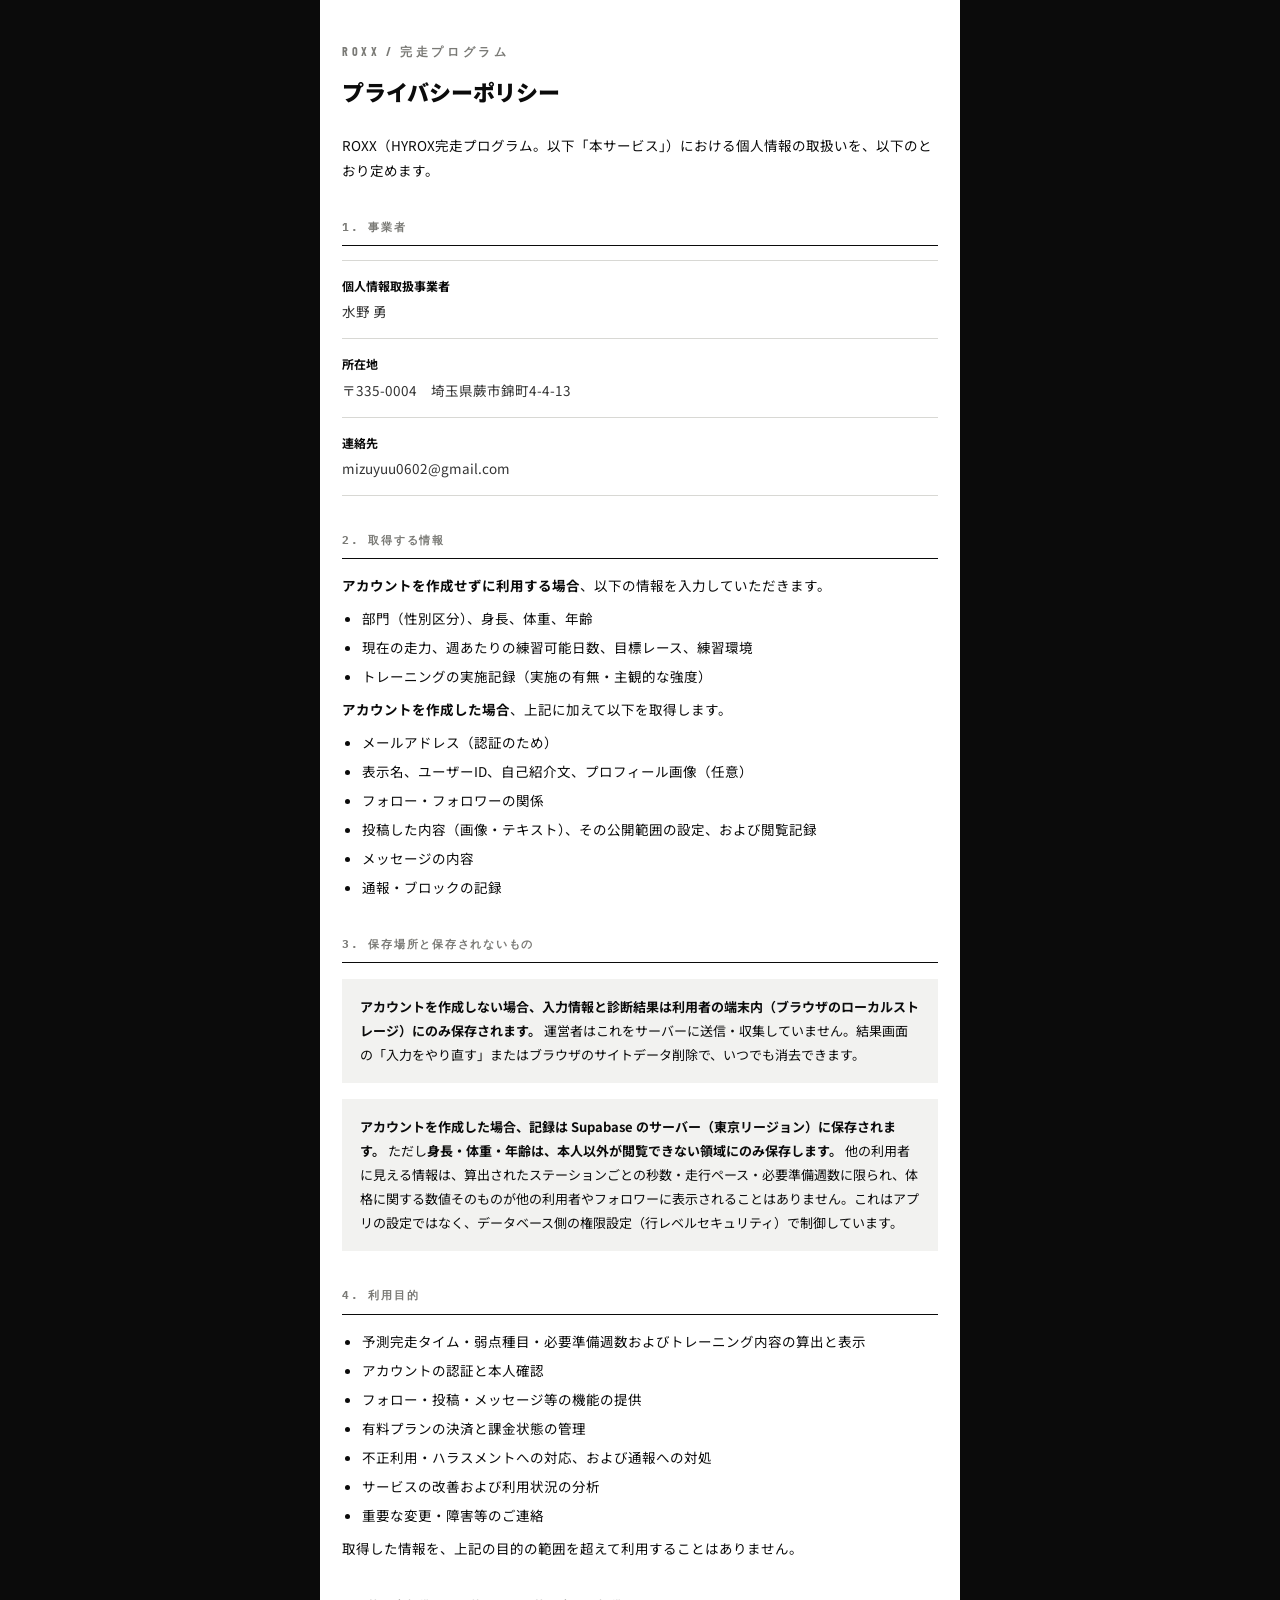
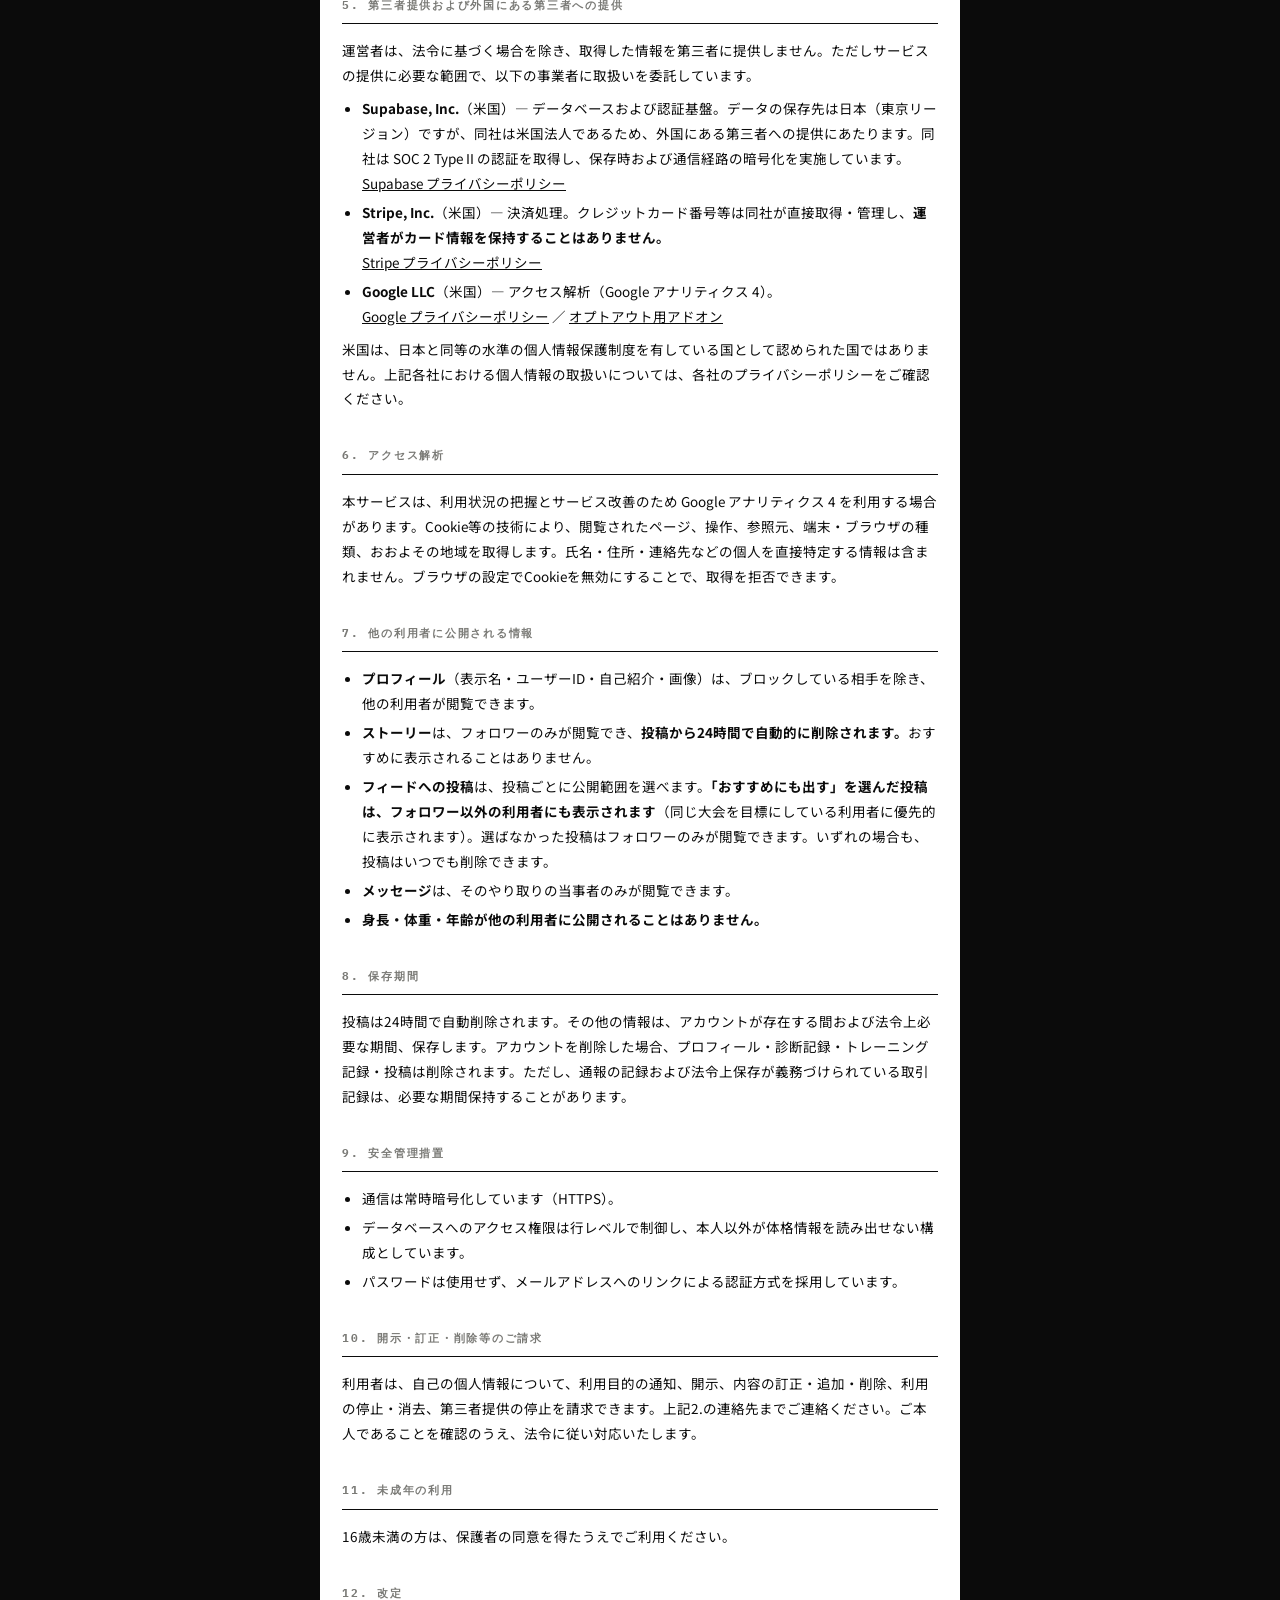
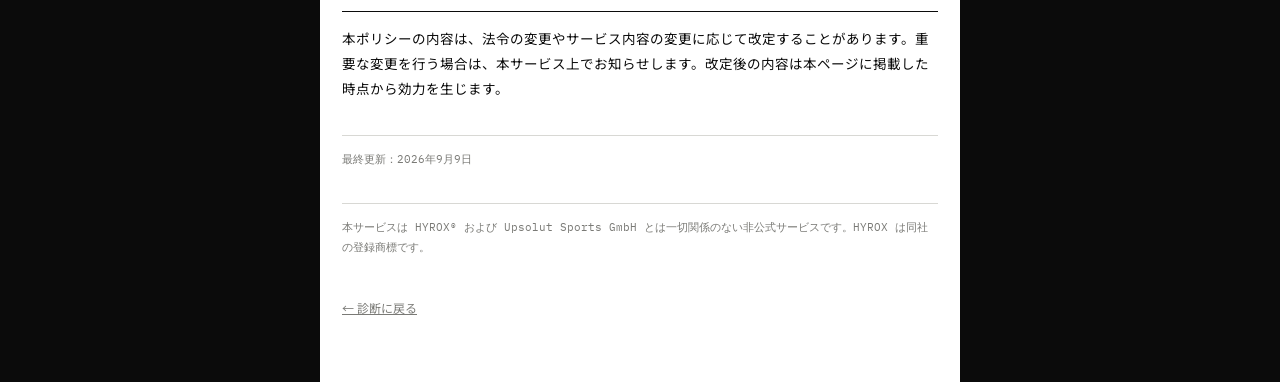
<file: legal/privacy.html>
<!DOCTYPE html>
<html lang="ja">
<head>
<meta charset="utf-8">
<meta name="viewport" content="width=device-width, initial-scale=1, viewport-fit=cover">
<title>プライバシーポリシー — ROXX</title>
<meta name="theme-color" content="#0B0B0B">
<link rel="preconnect" href="https://fonts.googleapis.com">
<link rel="preconnect" href="https://fonts.gstatic.com" crossorigin>
<link href="https://fonts.googleapis.com/css2?family=Barlow+Condensed:wght@700&family=IBM+Plex+Mono:wght@400;500&family=Noto+Sans+JP:wght@400;500;700;900&display=swap" rel="stylesheet">
<link rel="stylesheet" href="./style.css">
</head>
<body>
<main>
<span class="mark">ROXX / 完走プログラム</span>
<h1>プライバシーポリシー</h1>
<p>ROXX（HYROX完走プログラム。以下「本サービス」）における個人情報の取扱いを、以下のとおり定めます。</p>

<h2>1. 事業者</h2>
<dl>
<dt>個人情報取扱事業者</dt><dd>水野 勇</dd>
<dt>所在地</dt><dd>〒335-0004　埼玉県蕨市錦町4-4-13</dd>
<dt>連絡先</dt><dd>mizuyuu0602@gmail.com</dd>
</dl>

<h2>2. 取得する情報</h2>
<p><b>アカウントを作成せずに利用する場合</b>、以下の情報を入力していただきます。</p>
<ul>
<li>部門（性別区分）、身長、体重、年齢</li>
<li>現在の走力、週あたりの練習可能日数、目標レース、練習環境</li>
<li>トレーニングの実施記録（実施の有無・主観的な強度）</li>
</ul>
<p><b>アカウントを作成した場合</b>、上記に加えて以下を取得します。</p>
<ul>
<li>メールアドレス（認証のため）</li>
<li>表示名、ユーザーID、自己紹介文、プロフィール画像（任意）</li>
<li>フォロー・フォロワーの関係</li>
<li>投稿した内容（画像・テキスト）、その公開範囲の設定、および閲覧記録</li>
<li>メッセージの内容</li>
<li>通報・ブロックの記録</li>
</ul>

<h2>3. 保存場所と保存されないもの</h2>
<div class="note">
<b>アカウントを作成しない場合、入力情報と診断結果は利用者の端末内（ブラウザのローカルストレージ）にのみ保存されます。</b>
運営者はこれをサーバーに送信・収集していません。結果画面の「入力をやり直す」またはブラウザのサイトデータ削除で、いつでも消去できます。
</div>
<div class="note">
<b>アカウントを作成した場合、記録は Supabase のサーバー（東京リージョン）に保存されます。</b>
ただし<b>身長・体重・年齢は、本人以外が閲覧できない領域にのみ保存します。</b>
他の利用者に見える情報は、算出されたステーションごとの秒数・走行ペース・必要準備週数に限られ、体格に関する数値そのものが他の利用者やフォロワーに表示されることはありません。これはアプリの設定ではなく、データベース側の権限設定（行レベルセキュリティ）で制御しています。
</div>

<h2>4. 利用目的</h2>
<ul>
<li>予測完走タイム・弱点種目・必要準備週数およびトレーニング内容の算出と表示</li>
<li>アカウントの認証と本人確認</li>
<li>フォロー・投稿・メッセージ等の機能の提供</li>
<li>有料プランの決済と課金状態の管理</li>
<li>不正利用・ハラスメントへの対応、および通報への対処</li>
<li>サービスの改善および利用状況の分析</li>
<li>重要な変更・障害等のご連絡</li>
</ul>
<p>取得した情報を、上記の目的の範囲を超えて利用することはありません。</p>

<h2>5. 第三者提供および外国にある第三者への提供</h2>
<p>運営者は、法令に基づく場合を除き、取得した情報を第三者に提供しません。ただしサービスの提供に必要な範囲で、以下の事業者に取扱いを委託しています。</p>
<ul>
<li><b>Supabase, Inc.</b>（米国）— データベースおよび認証基盤。データの保存先は日本（東京リージョン）ですが、同社は米国法人であるため、外国にある第三者への提供にあたります。同社は SOC 2 Type II の認証を取得し、保存時および通信経路の暗号化を実施しています。<br><a href="https://supabase.com/privacy" target="_blank" rel="noopener noreferrer">Supabase プライバシーポリシー</a></li>
<li><b>Stripe, Inc.</b>（米国）— 決済処理。クレジットカード番号等は同社が直接取得・管理し、<b>運営者がカード情報を保持することはありません。</b><br><a href="https://stripe.com/jp/privacy" target="_blank" rel="noopener noreferrer">Stripe プライバシーポリシー</a></li>
<li><b>Google LLC</b>（米国）— アクセス解析（Google アナリティクス 4）。<br><a href="https://policies.google.com/privacy?hl=ja" target="_blank" rel="noopener noreferrer">Google プライバシーポリシー</a> ／ <a href="https://tools.google.com/dlpage/gaoptout?hl=ja" target="_blank" rel="noopener noreferrer">オプトアウト用アドオン</a></li>
</ul>
<p>米国は、日本と同等の水準の個人情報保護制度を有している国として認められた国ではありません。上記各社における個人情報の取扱いについては、各社のプライバシーポリシーをご確認ください。</p>

<h2>6. アクセス解析</h2>
<p>本サービスは、利用状況の把握とサービス改善のため Google アナリティクス 4 を利用する場合があります。Cookie等の技術により、閲覧されたページ、操作、参照元、端末・ブラウザの種類、おおよその地域を取得します。氏名・住所・連絡先などの個人を直接特定する情報は含まれません。ブラウザの設定でCookieを無効にすることで、取得を拒否できます。</p>

<h2>7. 他の利用者に公開される情報</h2>
<ul>
<li><b>プロフィール</b>（表示名・ユーザーID・自己紹介・画像）は、ブロックしている相手を除き、他の利用者が閲覧できます。</li>
<li><b>ストーリー</b>は、フォロワーのみが閲覧でき、<b>投稿から24時間で自動的に削除されます。</b>おすすめに表示されることはありません。</li>
<li><b>フィードへの投稿</b>は、投稿ごとに公開範囲を選べます。<b>「おすすめにも出す」を選んだ投稿は、フォロワー以外の利用者にも表示されます</b>（同じ大会を目標にしている利用者に優先的に表示されます）。選ばなかった投稿はフォロワーのみが閲覧できます。いずれの場合も、投稿はいつでも削除できます。</li>
<li><b>メッセージ</b>は、そのやり取りの当事者のみが閲覧できます。</li>
<li><b>身長・体重・年齢が他の利用者に公開されることはありません。</b></li>
</ul>

<h2>8. 保存期間</h2>
<p>投稿は24時間で自動削除されます。その他の情報は、アカウントが存在する間および法令上必要な期間、保存します。アカウントを削除した場合、プロフィール・診断記録・トレーニング記録・投稿は削除されます。ただし、通報の記録および法令上保存が義務づけられている取引記録は、必要な期間保持することがあります。</p>

<h2>9. 安全管理措置</h2>
<ul>
<li>通信は常時暗号化しています（HTTPS）。</li>
<li>データベースへのアクセス権限は行レベルで制御し、本人以外が体格情報を読み出せない構成としています。</li>
<li>パスワードは使用せず、メールアドレスへのリンクによる認証方式を採用しています。</li>
</ul>

<h2>10. 開示・訂正・削除等のご請求</h2>
<p>利用者は、自己の個人情報について、利用目的の通知、開示、内容の訂正・追加・削除、利用の停止・消去、第三者提供の停止を請求できます。上記2.の連絡先までご連絡ください。ご本人であることを確認のうえ、法令に従い対応いたします。</p>

<h2>11. 未成年の利用</h2>
<p>16歳未満の方は、保護者の同意を得たうえでご利用ください。</p>

<h2>12. 改定</h2>
<p>本ポリシーの内容は、法令の変更やサービス内容の変更に応じて改定することがあります。重要な変更を行う場合は、本サービス上でお知らせします。改定後の内容は本ページに掲載した時点から効力を生じます。</p>
<p class="upd">最終更新：2026年9月9日</p>
<p class="upd">本サービスは HYROX&reg; および Upsolut Sports GmbH とは一切関係のない非公式サービスです。HYROX は同社の登録商標です。</p>
<a class="back" href="../index.html">← 診断に戻る</a>
</main>
</body>
</html>
</file>
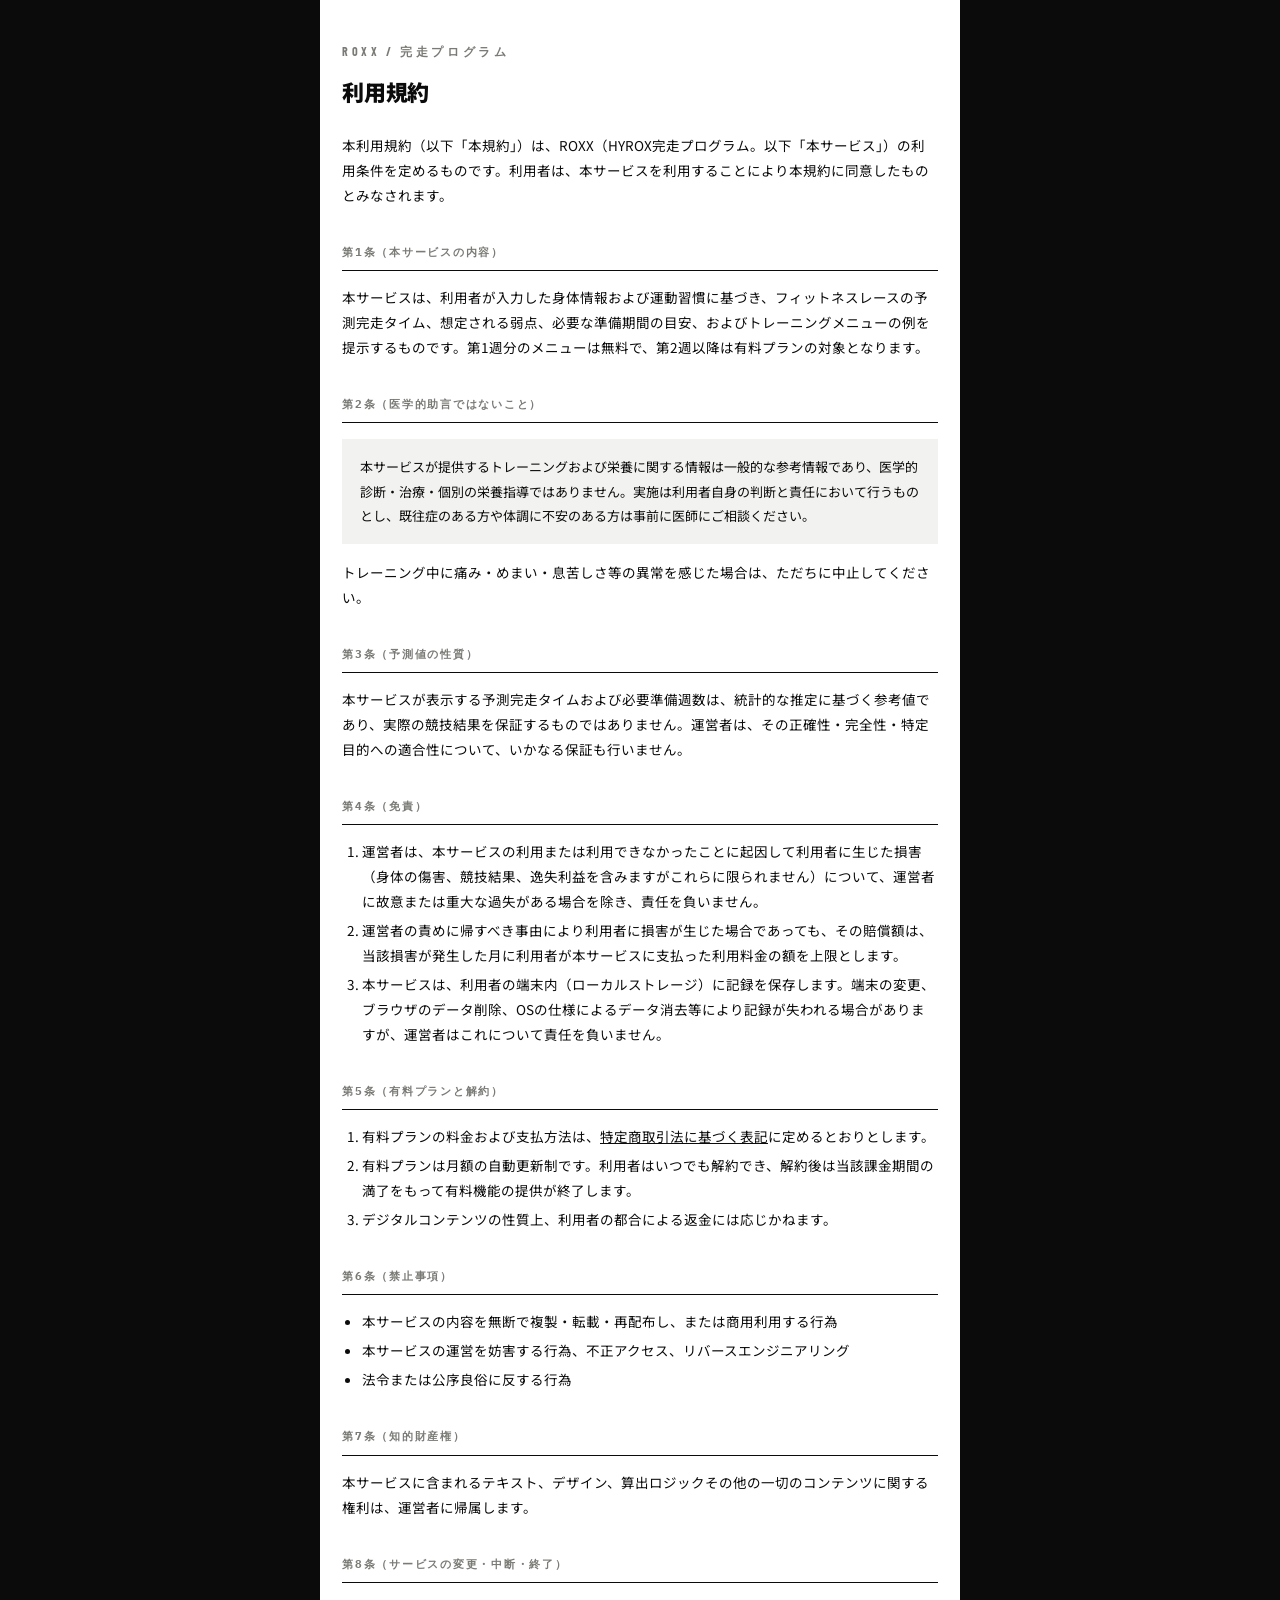
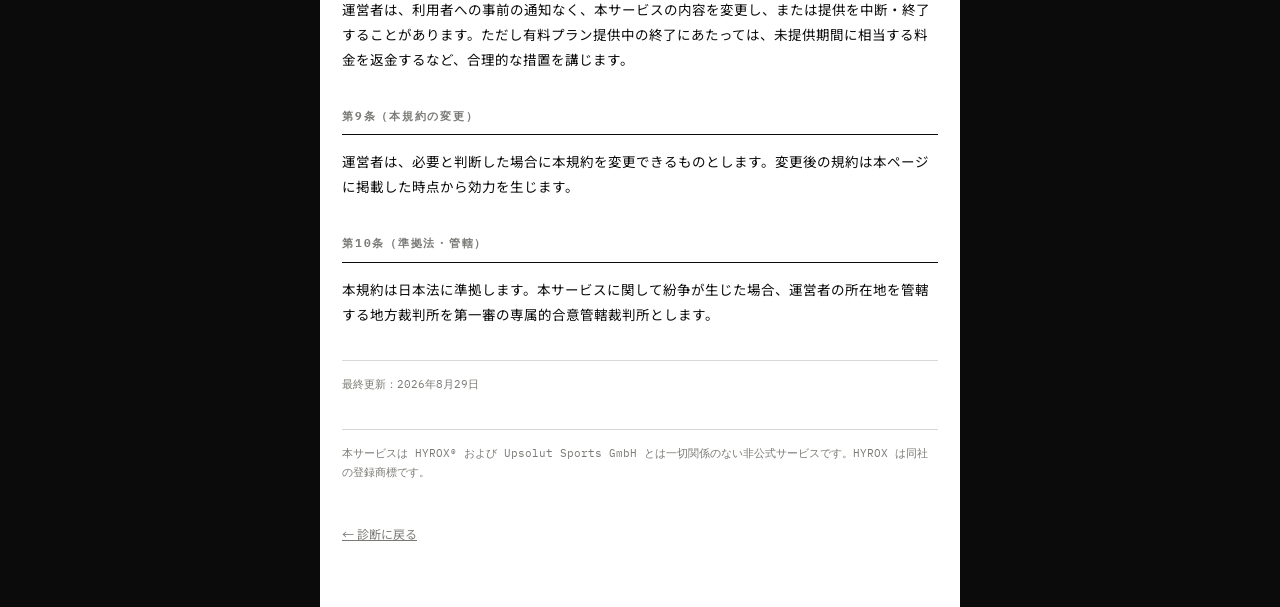
<file: legal/terms.html>
<!DOCTYPE html>
<html lang="ja">
<head>
<meta charset="utf-8">
<meta name="viewport" content="width=device-width, initial-scale=1, viewport-fit=cover">
<title>利用規約 — ROXX</title>
<meta name="theme-color" content="#0B0B0B">
<link rel="preconnect" href="https://fonts.googleapis.com">
<link rel="preconnect" href="https://fonts.gstatic.com" crossorigin>
<link href="https://fonts.googleapis.com/css2?family=Barlow+Condensed:wght@700&family=IBM+Plex+Mono:wght@400;500&family=Noto+Sans+JP:wght@400;500;700;900&display=swap" rel="stylesheet">
<link rel="stylesheet" href="./style.css">
</head>
<body>
<main>
<span class="mark">ROXX / 完走プログラム</span>
<h1>利用規約</h1>
<p>本利用規約（以下「本規約」）は、ROXX（HYROX完走プログラム。以下「本サービス」）の利用条件を定めるものです。利用者は、本サービスを利用することにより本規約に同意したものとみなされます。</p>

<h2>第1条（本サービスの内容）</h2>
<p>本サービスは、利用者が入力した身体情報および運動習慣に基づき、フィットネスレースの予測完走タイム、想定される弱点、必要な準備期間の目安、およびトレーニングメニューの例を提示するものです。第1週分のメニューは無料で、第2週以降は有料プランの対象となります。</p>

<h2>第2条（医学的助言ではないこと）</h2>
<div class="note">
本サービスが提供するトレーニングおよび栄養に関する情報は一般的な参考情報であり、医学的診断・治療・個別の栄養指導ではありません。実施は利用者自身の判断と責任において行うものとし、既往症のある方や体調に不安のある方は事前に医師にご相談ください。
</div>
<p>トレーニング中に痛み・めまい・息苦しさ等の異常を感じた場合は、ただちに中止してください。</p>

<h2>第3条（予測値の性質）</h2>
<p>本サービスが表示する予測完走タイムおよび必要準備週数は、統計的な推定に基づく参考値であり、実際の競技結果を保証するものではありません。運営者は、その正確性・完全性・特定目的への適合性について、いかなる保証も行いません。</p>

<h2>第4条（免責）</h2>
<ol>
<li>運営者は、本サービスの利用または利用できなかったことに起因して利用者に生じた損害（身体の傷害、競技結果、逸失利益を含みますがこれらに限られません）について、運営者に故意または重大な過失がある場合を除き、責任を負いません。</li>
<li>運営者の責めに帰すべき事由により利用者に損害が生じた場合であっても、その賠償額は、当該損害が発生した月に利用者が本サービスに支払った利用料金の額を上限とします。</li>
<li>本サービスは、利用者の端末内（ローカルストレージ）に記録を保存します。端末の変更、ブラウザのデータ削除、OSの仕様によるデータ消去等により記録が失われる場合がありますが、運営者はこれについて責任を負いません。</li>
</ol>

<h2>第5条（有料プランと解約）</h2>
<ol>
<li>有料プランの料金および支払方法は、<a href="./tokushoho.html">特定商取引法に基づく表記</a>に定めるとおりとします。</li>
<li>有料プランは月額の自動更新制です。利用者はいつでも解約でき、解約後は当該課金期間の満了をもって有料機能の提供が終了します。</li>
<li>デジタルコンテンツの性質上、利用者の都合による返金には応じかねます。</li>
</ol>

<h2>第6条（禁止事項）</h2>
<ul>
<li>本サービスの内容を無断で複製・転載・再配布し、または商用利用する行為</li>
<li>本サービスの運営を妨害する行為、不正アクセス、リバースエンジニアリング</li>
<li>法令または公序良俗に反する行為</li>
</ul>

<h2>第7条（知的財産権）</h2>
<p>本サービスに含まれるテキスト、デザイン、算出ロジックその他の一切のコンテンツに関する権利は、運営者に帰属します。</p>

<h2>第8条（サービスの変更・中断・終了）</h2>
<p>運営者は、利用者への事前の通知なく、本サービスの内容を変更し、または提供を中断・終了することがあります。ただし有料プラン提供中の終了にあたっては、未提供期間に相当する料金を返金するなど、合理的な措置を講じます。</p>

<h2>第9条（本規約の変更）</h2>
<p>運営者は、必要と判断した場合に本規約を変更できるものとします。変更後の規約は本ページに掲載した時点から効力を生じます。</p>

<h2>第10条（準拠法・管轄）</h2>
<p>本規約は日本法に準拠します。本サービスに関して紛争が生じた場合、運営者の所在地を管轄する地方裁判所を第一審の専属的合意管轄裁判所とします。</p>
<p class="upd">最終更新：2026年8月29日</p>
<p class="upd">本サービスは HYROX&reg; および Upsolut Sports GmbH とは一切関係のない非公式サービスです。HYROX は同社の登録商標です。</p>
<a class="back" href="../index.html">← 診断に戻る</a>
</main>
</body>
</html>
</file>
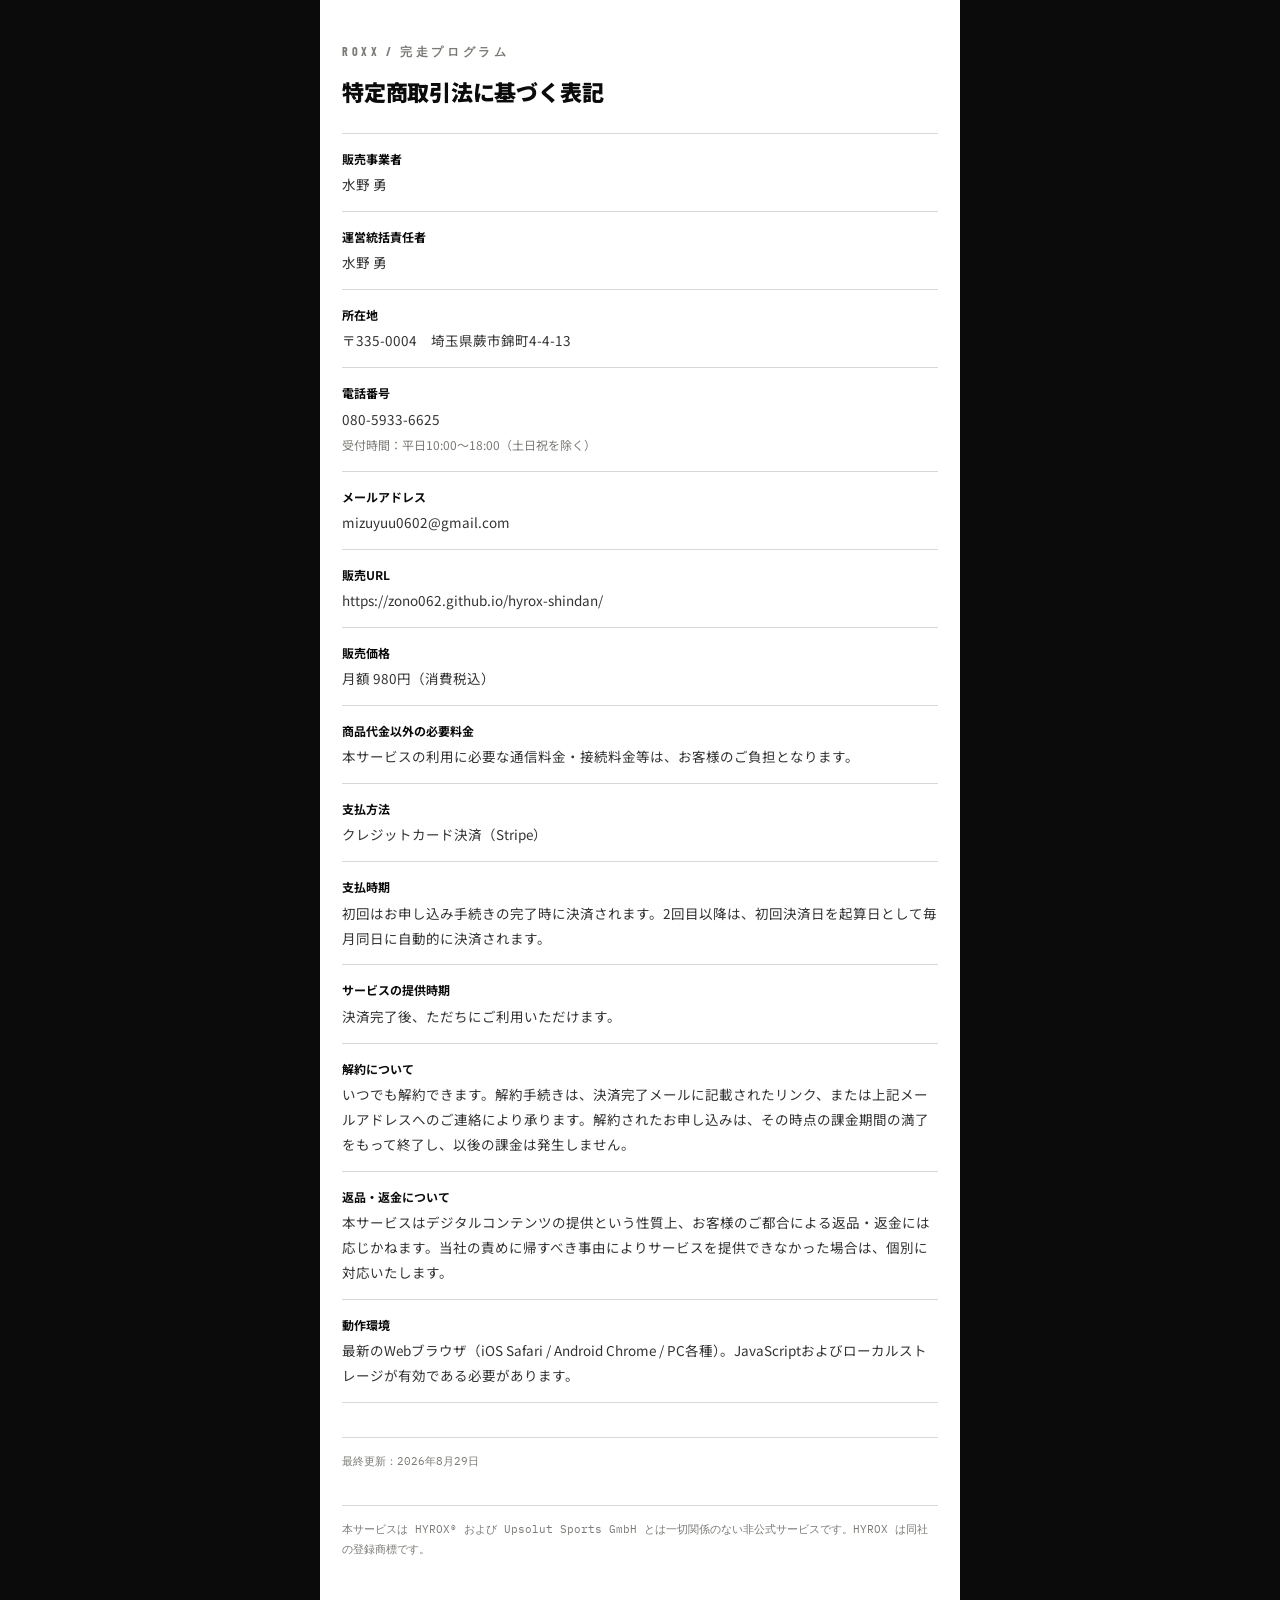
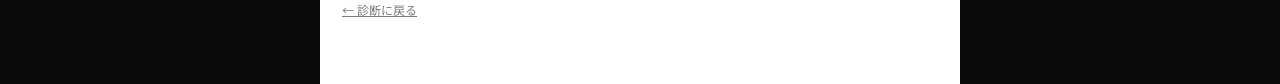
<file: legal/tokushoho.html>
<!DOCTYPE html>
<html lang="ja">
<head>
<meta charset="utf-8">
<meta name="viewport" content="width=device-width, initial-scale=1, viewport-fit=cover">
<title>特定商取引法に基づく表記 — ROXX</title>
<meta name="theme-color" content="#0B0B0B">
<link rel="preconnect" href="https://fonts.googleapis.com">
<link rel="preconnect" href="https://fonts.gstatic.com" crossorigin>
<link href="https://fonts.googleapis.com/css2?family=Barlow+Condensed:wght@700&family=IBM+Plex+Mono:wght@400;500&family=Noto+Sans+JP:wght@400;500;700;900&display=swap" rel="stylesheet">
<link rel="stylesheet" href="./style.css">
</head>
<body>
<main>
<span class="mark">ROXX / 完走プログラム</span>
<h1>特定商取引法に基づく表記</h1>
<dl>
<dt>販売事業者</dt><dd>水野 勇</dd>
<dt>運営統括責任者</dt><dd>水野 勇</dd>
<dt>所在地</dt><dd>〒335-0004　埼玉県蕨市錦町4-4-13</dd>
<dt>電話番号</dt><dd>080-5933-6625<br><span style="font-size:12px;color:#7A7A76">受付時間：平日10:00〜18:00（土日祝を除く）</span></dd>
<dt>メールアドレス</dt><dd>mizuyuu0602@gmail.com</dd>
<dt>販売URL</dt><dd>https://zono062.github.io/hyrox-shindan/</dd>
<dt>販売価格</dt><dd>月額 980円（消費税込）</dd>
<dt>商品代金以外の必要料金</dt><dd>本サービスの利用に必要な通信料金・接続料金等は、お客様のご負担となります。</dd>
<dt>支払方法</dt><dd>クレジットカード決済（Stripe）</dd>
<dt>支払時期</dt><dd>初回はお申し込み手続きの完了時に決済されます。2回目以降は、初回決済日を起算日として毎月同日に自動的に決済されます。</dd>
<dt>サービスの提供時期</dt><dd>決済完了後、ただちにご利用いただけます。</dd>
<dt>解約について</dt><dd>いつでも解約できます。解約手続きは、決済完了メールに記載されたリンク、または上記メールアドレスへのご連絡により承ります。解約されたお申し込みは、その時点の課金期間の満了をもって終了し、以後の課金は発生しません。</dd>
<dt>返品・返金について</dt><dd>本サービスはデジタルコンテンツの提供という性質上、お客様のご都合による返品・返金には応じかねます。当社の責めに帰すべき事由によりサービスを提供できなかった場合は、個別に対応いたします。</dd>
<dt>動作環境</dt><dd>最新のWebブラウザ（iOS Safari / Android Chrome / PC各種）。JavaScriptおよびローカルストレージが有効である必要があります。</dd>
</dl>
<p class="upd">最終更新：2026年8月29日</p>
<p class="upd">本サービスは HYROX&reg; および Upsolut Sports GmbH とは一切関係のない非公式サービスです。HYROX は同社の登録商標です。</p>
<a class="back" href="../index.html">← 診断に戻る</a>
</main>
</body>
</html>
</file>
<file: legal/style.css>
:root{--ink:#0B0B0B;--paper:#FFFFFF;--rule:#D8D8D4;--mute:#7A7A76;--alert:#E5341F}
*{box-sizing:border-box;margin:0;padding:0}
html,body{background:var(--ink)}
body{font-family:"Noto Sans JP",sans-serif;color:var(--ink);line-height:1.85;-webkit-font-smoothing:antialiased}
main{max-width:640px;margin:0 auto;min-height:100dvh;background:var(--paper);padding:0 22px 60px}
.mark{font-family:"Barlow Condensed",sans-serif;font-weight:700;font-size:12px;letter-spacing:.3em;text-transform:uppercase;padding-top:40px;display:block;color:var(--mute)}
h1{font-size:22px;font-weight:900;margin:14px 0 26px;letter-spacing:-.01em;line-height:1.4}
h2{font-size:11px;font-family:"IBM Plex Mono",monospace;letter-spacing:.16em;text-transform:uppercase;color:var(--mute);border-bottom:1px solid var(--ink);padding-bottom:8px;margin:34px 0 14px}
p,li{font-size:13.5px}
ul,ol{padding-left:20px;margin:8px 0}
li{margin:4px 0}
dl{border-top:1px solid var(--rule)}
dt{font-size:12px;font-weight:700;padding:14px 0 2px}
dd{font-size:13.5px;padding:0 0 14px;border-bottom:1px solid var(--rule);color:#333}
.todo{background:#FFF3F1;border:1px solid var(--alert);color:var(--alert);font-size:12px;font-weight:700;padding:12px 14px;margin:18px 0}
.note{background:#F2F2F0;padding:16px 18px;font-size:13px;margin:16px 0}
.back{display:inline-block;margin-top:40px;font-size:12px;color:var(--mute)}
a{color:var(--ink)}
.upd{font-family:"IBM Plex Mono",monospace;font-size:10.5px;color:var(--mute);margin-top:34px;border-top:1px solid var(--rule);padding-top:14px}
</file>
